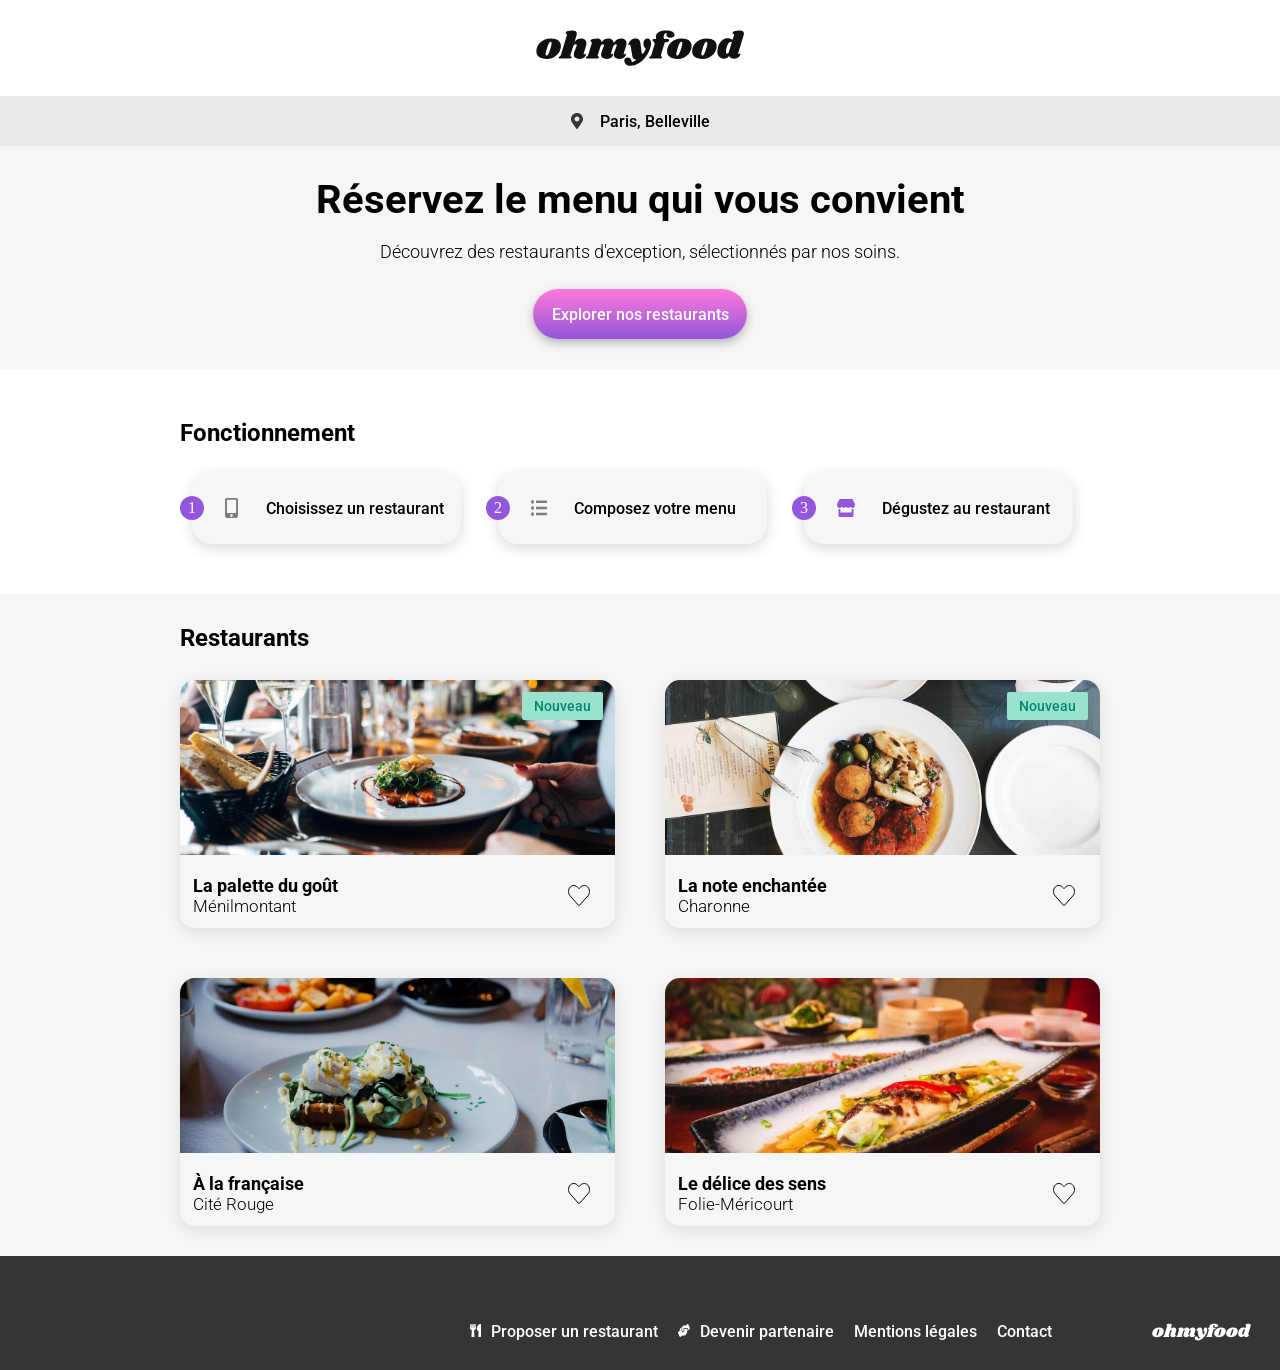
<file: index.html>
<!DOCTYPE html>
<html lang="fr">
    <head>
        <meta charset="UTF-8">
        <meta name="viewport" content="width=device-width, initial-scale=1.0">
        <title>OhMyFood! - Accueil</title>
        <link rel="preconnect" href="https://fonts.googleapis.com">
        <link rel="preconnect" href="https://fonts.gstatic.com" crossorigin>
        <link href="https://fonts.googleapis.com/css2?family=Roboto:ital,wght@0,100..900;1,100..900&family=Shrikhand&display=swap" rel="stylesheet">
        <link rel="stylesheet" href="assets/style.css">
    </head>
                
    <body>

        <div class="loader">
            <div class="loader__spinner">
                <div class="loader__circle loader__circle--1"></div>
                <div class="loader__circle loader__circle--2"></div>
                <div class="loader__circle loader__circle--3"></div>
                <div class="loader__circle loader__circle--4"></div>
            </div>
        </div>

    <header class="header">
        <img class="header__logo" src="assets/images/logo/ohmyfood@2x.svg" alt="Logo du site OhMyFood">
    </header>

    <main>
        <div class="location">
            <img src="assets/images/icones/localisation.svg" alt="Icones de localisation">
            <p class="location__text">Paris, Belleville</p>
        </div>

        <section class="explore-restaurants">
            <h1 class="explore-restaurants__title">Réservez le menu qui vous convient</h1>
            <p class="explore-restaurants__text">Découvrez des restaurants d'exception, sélectionnés par nos soins.</p>
            <button class="btn">Explorer nos restaurants</button>
        </section>

        <section class="operations">
            <h2 class="operations__title">Fonctionnement</h2>
            <div class="operations__container">
                <div class="operations__step">
                    <div class="operations__number">1</div>
                    <img class="operations__icone" src="assets/images/icones/mobile-screen-button.svg" alt="icones de téléphone">
                    <h3 class="operations__step-title">Choisissez un restaurant</h3>
                </div>
                <div class="operations__step">
                    <div class="operations__number">2</div>
                    <img class="operations__icone" src="assets/images/icones/list-ul.svg" alt="icone de liste">
                    <h3 class="operations__step-title">Composez votre menu</h3>
                </div>
                <div class="operations__step">
                    <div class="operations__number">3</div>
                    <img class="operations__icone" src="assets/images/icones/store.svg" alt="icone de magasin">
                    <h3 class="operations__step-title">Dégustez au restaurant</h3>
                </div>
            </div>
        </section>

        <section class="selection-restaurants">
            <h2 class="selection-restaurants__title">Restaurants</h2>
            <div class="selection-restaurants__list">

                <a class="card" href="restaurants/la-palette-du-gout.html">
                    <div class="card__img-wrapper">
                        <img class="card__img" src="assets/images/restaurants/la-palette-du-gout.jpg" alt="image montrant le restaurant la palette du gout">
                        <span class="card__badge">Nouveau</span>
                    </div>
                    <div class="card__content">
                        <div class="card__text">
                            <h3 class="card__title">La palette du goût</h3>
                            <p class="card__place">Ménilmontant</p>
                        </div>
                        <div class="card__heart"></div>
                    </div>
                </a>

                <a class="card" href="restaurants/la-note-enchantee.html">
                    <div class="card__img-wrapper">
                        <img class="card__img" src="assets/images/restaurants/la-note-enchantee.jpg" alt="image montrant le restaurant la note enchantée">
                        <span class="card__badge">Nouveau</span>
                    </div>
                    <div class="card__content">
                        <div class="card__text">
                            <h3 class="card__title">La note enchantée</h3>
                            <p class="card__place">Charonne</p>
                        </div>
                        <div class="card__heart"></div>
                    </div>
                </a>

                <a class="card" href="restaurants/a-la-francaise.html">
                    <div class="card__img-wrapper">
                        <img class="card__img" src="assets/images/restaurants/a-la-francaise.jpg" alt="image montrant le restaurant A la française">
                    </div>
                    <div class="card__content">
                        <div class="card__text">
                            <h3 class="card__title">À la française</h3>
                            <p class="card__place">Cité Rouge</p>
                        </div>
                        <div class="card__heart"></div>
                    </div>
                </a>

                <a class="card" href="restaurants/le-delice-des-sens.html">
                    <div class="card__img-wrapper">
                        <img class="card__img" src="assets/images/restaurants/le-delice-des-sens.jpg" alt="image montrant le restaurant le delice des sens">
                    </div>
                    <div class="card__content">
                        <div class="card__text">
                            <h3 class="card__title">Le délice des sens</h3>
                            <p class="card__place">Folie-Méricourt</p>
                        </div>
                        <div class="card__heart"></div>
                    </div>
                </a>

            </div>
        </section>
    </main>

    <footer class="footer">
            <h2 class="footer__title">ohmyfood</h2>
            <ul class="footer__list">
                <li>
                    <a href="#" class="footer__link"><img class="footer__img" src="assets/images/icones/fork-knife.svg" alt="image de couvert">Proposer un restaurant</a>
                </li>
                <li>
                    <a href="#" class="footer__link"><img class="footer__img" src="assets/images/icones/hands.svg" alt="image d'une poignée de main">Devenir partenaire</a>
                </li>
                <li>
                    <a href="#" class="footer__link">Mentions légales</a>
                </li>
                <li>
                    <a href="mailto:contact@ohmyfood.com" class="footer__link">Contact</a>
                </li>
            </ul>
    </footer>

    </body>
</html>
</file>
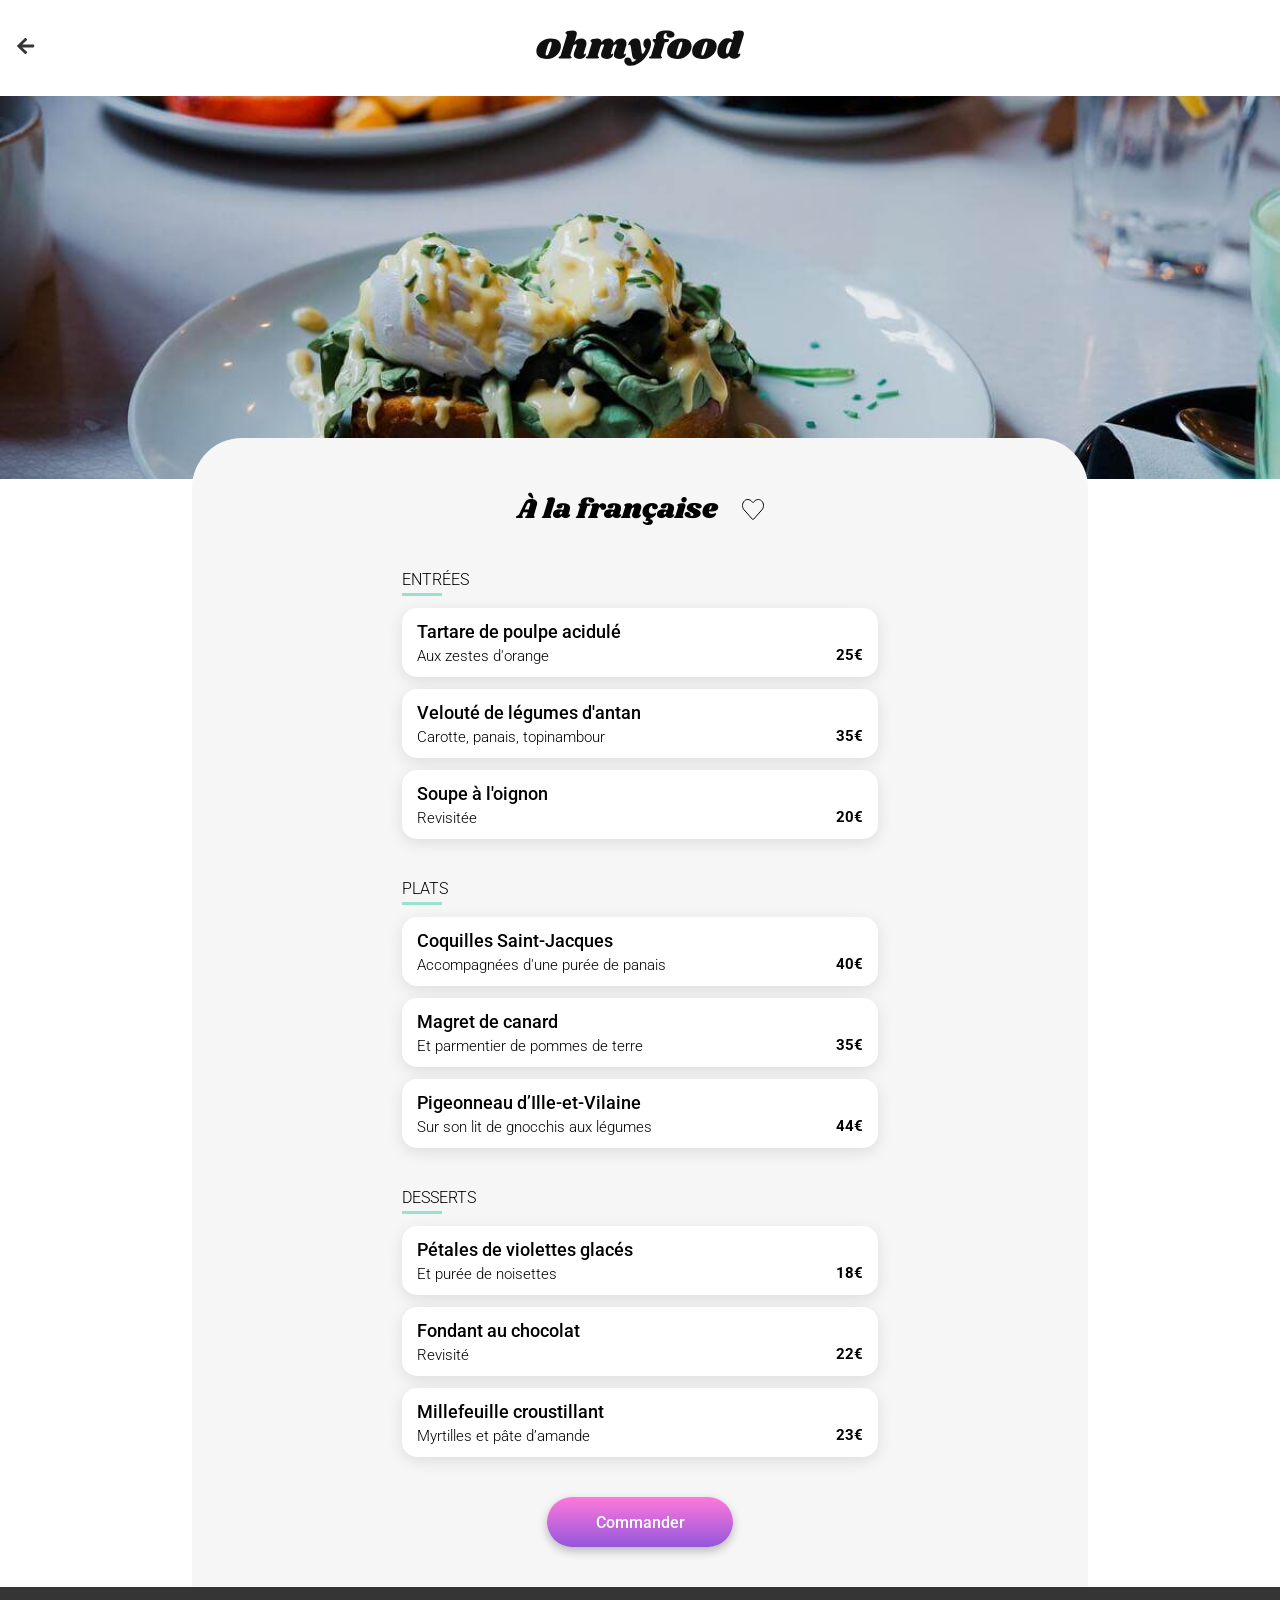
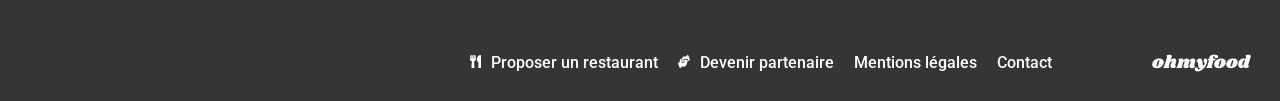
<file: restaurants/a-la-francaise.html>
<!DOCTYPE html>
<html lang="fr">
    <head>
        <meta charset="UTF-8">
        <meta name="viewport" content="width=device-width, initial-scale=1.0">
        <title>OhMyFood! - À la française</title>
        <link rel="preconnect" href="https://fonts.googleapis.com">
        <link rel="preconnect" href="https://fonts.gstatic.com" crossorigin>
        <link href="https://fonts.googleapis.com/css2?family=Roboto:ital,wght@0,100..900;1,100..900&family=Shrikhand&display=swap" rel="stylesheet">
        <link rel="stylesheet" href="../assets/style.css">
    </head>

    <body>
        
        <header class="header">
            <img class="header__logo" src="../assets/images/logo/ohmyfood@2x.svg" alt="Logo du site OhMyFood">
            <a class="header__back" href="../index.html">
                <img src="../assets/images/icones/back.svg" alt="bouton back pour revenir sur la page principale">
            </a>
        </header>

        <main>
            <div class="hero">
                <img class="hero__image" src="../assets/images/restaurants/a-la-francaise.jpg" alt="image du restaurant a la française">
            </div>

            <section class="menu">
                <div class="menu__header">
                    <h1 class="menu__title">À la française</h1>
                    <div class="menu__heart"></div>
                </div>

                    <div class="menu__section">
                        <h2 class="menu__section-title">ENTRÉES</h2>

                        <div class="dish">
                            <div class="dish__info">
                                <h3 class="dish__title">Tartare de poulpe acidulé</h3>
                                <p class="dish__description">Aux zestes d'orange</p>
                            </div>
                            <div class="dish__price">25€</div>
                            <div class="dish__check">
                                <img class="dish__check-img" src="../assets/images/icones/Check.svg" alt="icone check pour valider un plat">
                            </div>
                        </div>

                        <div class="dish">
                            <div class="dish__info">
                                <h3 class="dish__title">Velouté de légumes d'antan</h3>
                                <p class="dish__description">Carotte, panais, topinambour</p>
                            </div>
                            <div class="dish__price">35€</div>
                            <div class="dish__check">
                                <img class="dish__check-img" src="../assets/images/icones/Check.svg" alt="icone check pour valider un plat">
                            </div>
                        </div>

                        <div class="dish">
                            <div class="dish__info">
                                <h3 class="dish__title">Soupe à l'oignon</h3>
                                <p class="dish__description">Revisitée</p>
                            </div>
                            <div class="dish__price">20€</div>
                            <div class="dish__check">
                                <img class="dish__check-img" src="../assets/images/icones/Check.svg" alt="icone check pour valider un plat">
                            </div>
                        </div>
                    </div>

                    <div class="menu__section">
                        <h2 class="menu__section-title">PLATS</h2>

                        <div class="dish">
                            <div class="dish__info">
                                <h3 class="dish__title">Coquilles Saint-Jacques</h3>
                                <p class="dish__description">Accompagnées d'une purée de panais</p>
                            </div>
                            <div class="dish__price">40€</div>
                            <div class="dish__check">
                                <img class="dish__check-img" src="../assets/images/icones/Check.svg" alt="icone check pour valider un plat">
                            </div>
                        </div>

                        <div class="dish">
                            <div class="dish__info">
                                <h3 class="dish__title">Magret de canard</h3>
                                <p class="dish__description">Et parmentier de pommes de terre</p>
                            </div>
                            <div class="dish__price">35€</div>
                            <div class="dish__check">
                                <img class="dish__check-img" src="../assets/images/icones/Check.svg" alt="icone check pour valider un plat">
                            </div>
                        </div>

                        <div class="dish">
                            <div class="dish__info">
                                <h3 class="dish__title">Pigeonneau d’Ille-et-Vilaine</h3>
                                <p class="dish__description">Sur son lit de gnocchis aux légumes</p>
                            </div>
                            <div class="dish__price">44€</div>
                            <div class="dish__check">
                                <img class="dish__check-img" src="../assets/images/icones/Check.svg" alt="icone check pour valider un plat">
                            </div>
                        </div>
                    </div>

                    <div class="menu__section">
                        <h2 class="menu__section-title">DESSERTS</h2>

                        <div class="dish">
                            <div class="dish__info">
                                <h3 class="dish__title">Pétales de violettes glacés</h3>
                                <p class="dish__description">Et purée de noisettes</p>
                            </div>
                            <div class="dish__price">18€</div>
                            <div class="dish__check">
                                <img class="dish__check-img" src="../assets/images/icones/Check.svg" alt="icone check pour valider un plat">
                            </div>
                        </div>

                        <div class="dish">
                            <div class="dish__info">
                                <h3 class="dish__title">Fondant au chocolat</h3>
                                <p class="dish__description">Revisité</p>
                            </div>
                            <div class="dish__price">22€</div>
                            <div class="dish__check">
                                <img class="dish__check-img" src="../assets/images/icones/Check.svg" alt="icone check pour valider un plat">
                            </div>
                        </div>

                        <div class="dish">
                            <div class="dish__info">
                                <h3 class="dish__title">Millefeuille croustillant</h3>
                                <p class="dish__description">Myrtilles et pâte d’amande</p>
                            </div>
                            <div class="dish__price">23€</div>
                            <div class="dish__check">
                                <img class="dish__check-img" src="../assets/images/icones/Check.svg" alt="icone check pour valider un plat">
                            </div>
                        </div>
                    </div>

                    <div class="menu__order">
                        <button class="btn btn--order">Commander</button>
                    </div>
            </section>
        </main>

        <footer class="footer">
            <h2 class="footer__title">ohmyfood</h2>
            <ul class="footer__list">
                <li>
                    <a href="#" class="footer__link"><img class="footer__img" src="../assets/images/icones/fork-knife.svg" alt="image de couvert">Proposer un restaurant</a>
                </li>
                <li>
                    <a href="#" class="footer__link"><img class="footer__img" src="../assets/images/icones/hands.svg" alt="image d'une poignée de main">Devenir partenaire</a>
                </li>
                <li>
                    <a href="#" class="footer__link">Mentions légales</a>
                </li>
                <li>
                    <a href="mailto:contact@ohmyfood.com" class="footer__link">Contact</a>
                </li>
            </ul>
        </footer>

    </body>
</html>
</file>
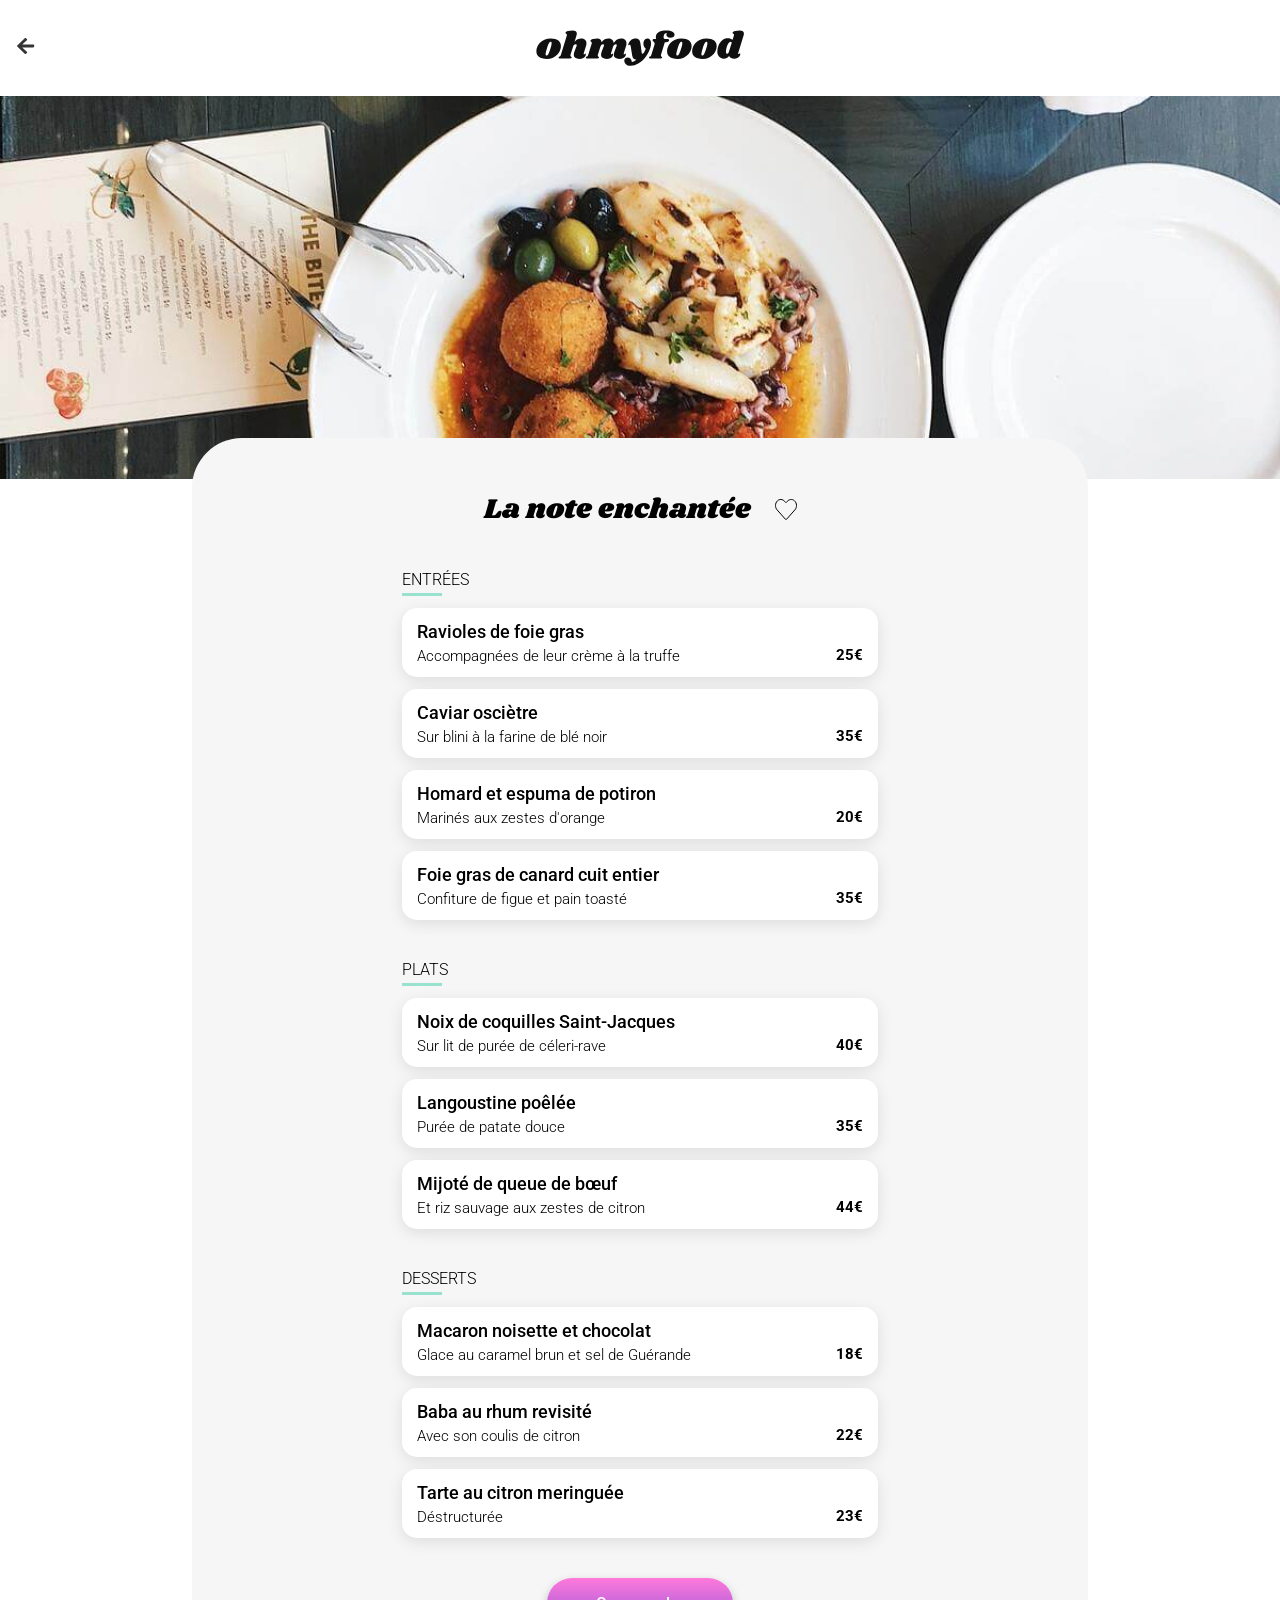
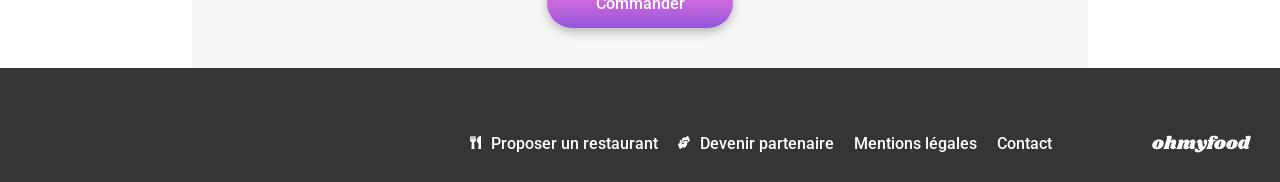
<file: restaurants/la-note-enchantee.html>
<!DOCTYPE html>
<html lang="fr">
    <head>
        <meta charset="UTF-8">
        <meta name="viewport" content="width=device-width, initial-scale=1.0">
        <title>OhMyFood! - La note enchantée</title>
        <link rel="preconnect" href="https://fonts.googleapis.com">
        <link rel="preconnect" href="https://fonts.gstatic.com" crossorigin>
        <link href="https://fonts.googleapis.com/css2?family=Roboto:ital,wght@0,100..900;1,100..900&family=Shrikhand&display=swap" rel="stylesheet">
        <link rel="stylesheet" href="../assets/style.css">
    </head>

    <body>
        
        <header class="header">
            <img class="header__logo" src="../assets/images/logo/ohmyfood@2x.svg" alt="Logo du site OhMyFood">
            <a class="header__back" href="../index.html">
                <img src="../assets/images/icones/back.svg" alt="bouton back pour revenir sur la page principale">
            </a>
        </header>

        <main>
            <div class="hero">
                <img class="hero__image" src="../assets/images/restaurants/la-note-enchantee.jpg" alt="image du restaurant la note enchantée">
            </div>

            <section class="menu">
                <div class="menu__header">
                    <h1 class="menu__title">La note enchantée</h1>
                    <div class="menu__heart"></div>
                </div>

                    <div class="menu__section">
                        <h2 class="menu__section-title">ENTRÉES</h2>

                        <div class="dish">
                            <div class="dish__info">
                                <h3 class="dish__title">Ravioles de foie gras</h3>
                                <p class="dish__description">Accompagnées de leur crème à la truffe</p>
                            </div>
                            <div class="dish__price">25€</div>
                            <div class="dish__check">
                                <img class="dish__check-img" src="../assets/images/icones/Check.svg" alt="icone check pour valider un plat">
                            </div>
                        </div>

                        <div class="dish">
                            <div class="dish__info">
                                <h3 class="dish__title">Caviar osciètre</h3>
                                <p class="dish__description">Sur blini à la farine de blé noir</p>
                            </div>
                            <div class="dish__price">35€</div>
                            <div class="dish__check">
                                <img class="dish__check-img" src="../assets/images/icones/Check.svg" alt="icone check pour valider un plat">
                            </div>
                        </div>

                        <div class="dish">
                            <div class="dish__info">
                                <h3 class="dish__title">Homard et espuma de potiron</h3>
                                <p class="dish__description">Marinés aux zestes d'orange</p>
                            </div>
                            <div class="dish__price">20€</div>
                            <div class="dish__check">
                                <img class="dish__check-img" src="../assets/images/icones/Check.svg" alt="icone check pour valider un plat">
                            </div>
                        </div>

                        <div class="dish">
                            <div class="dish__info">
                                <h3 class="dish__title">Foie gras de canard cuit entier</h3>
                                <p class="dish__description">Confiture de figue et pain toasté</p>
                            </div>
                            <div class="dish__price">35€</div>
                            <div class="dish__check">
                                <img class="dish__check-img" src="../assets/images/icones/Check.svg" alt="icone check pour valider un plat">
                            </div>
                        </div>
                    </div>

                    <div class="menu__section">
                        <h2 class="menu__section-title">PLATS</h2>

                        <div class="dish">
                            <div class="dish__info">
                                <h3 class="dish__title">Noix de coquilles Saint-Jacques</h3>
                                <p class="dish__description">Sur lit de purée de céleri-rave</p>
                            </div>
                            <div class="dish__price">40€</div>
                            <div class="dish__check">
                                <img class="dish__check-img" src="../assets/images/icones/Check.svg" alt="icone check pour valider un plat">
                            </div>
                        </div>

                        <div class="dish">
                            <div class="dish__info">
                                <h3 class="dish__title">Langoustine poêlée</h3>
                                <p class="dish__description">Purée de patate douce</p>
                            </div>
                            <div class="dish__price">35€</div>
                            <div class="dish__check">
                                <img class="dish__check-img" src="../assets/images/icones/Check.svg" alt="icone check pour valider un plat">
                            </div>
                        </div>

                        <div class="dish">
                            <div class="dish__info">
                                <h3 class="dish__title">Mijoté de queue de bœuf</h3>
                                <p class="dish__description">Et riz sauvage aux zestes de citron</p>
                            </div>
                            <div class="dish__price">44€</div>
                            <div class="dish__check">
                                <img class="dish__check-img" src="../assets/images/icones/Check.svg" alt="icone check pour valider un plat">
                            </div>
                        </div>
                    </div>

                    <div class="menu__section">
                        <h2 class="menu__section-title">DESSERTS</h2>

                        <div class="dish">
                            <div class="dish__info">
                                <h3 class="dish__title">Macaron noisette et chocolat</h3>
                                <p class="dish__description">Glace au caramel brun et sel de Guérande</p>
                            </div>
                            <div class="dish__price">18€</div>
                            <div class="dish__check">
                                <img class="dish__check-img" src="../assets/images/icones/Check.svg" alt="icone check pour valider un plat">
                            </div>
                        </div>

                        <div class="dish">
                            <div class="dish__info">
                                <h3 class="dish__title">Baba au rhum revisité</h3>
                                <p class="dish__description">Avec son coulis de citron</p>
                            </div>
                            <div class="dish__price">22€</div>
                            <div class="dish__check">
                                <img class="dish__check-img" src="../assets/images/icones/Check.svg" alt="icone check pour valider un plat">
                            </div>
                        </div>

                        <div class="dish">
                            <div class="dish__info">
                                <h3 class="dish__title">Tarte au citron meringuée</h3>
                                <p class="dish__description">Déstructurée</p>
                            </div>
                            <div class="dish__price">23€</div>
                            <div class="dish__check">
                                <img class="dish__check-img" src="../assets/images/icones/Check.svg" alt="icone check pour valider un plat">
                            </div>
                        </div>
                    </div>

                    <div class="menu__order">
                        <button class="btn btn--order">Commander</button>
                    </div>
            </section>
        </main>

        <footer class="footer">
            <h2 class="footer__title">ohmyfood</h2>
            <ul class="footer__list">
                <li>
                    <a href="#" class="footer__link"><img class="footer__img" src="../assets/images/icones/fork-knife.svg" alt="image de couvert">Proposer un restaurant</a>
                </li>
                <li>
                    <a href="#" class="footer__link"><img class="footer__img" src="../assets/images/icones/hands.svg" alt="image d'une poignée de main">Devenir partenaire</a>
                </li>
                <li>
                    <a href="#" class="footer__link">Mentions légales</a>
                </li>
                <li>
                    <a href="mailto:contact@ohmyfood.com" class="footer__link">Contact</a>
                </li>
            </ul>
        </footer>

    </body>
</html>
</file>
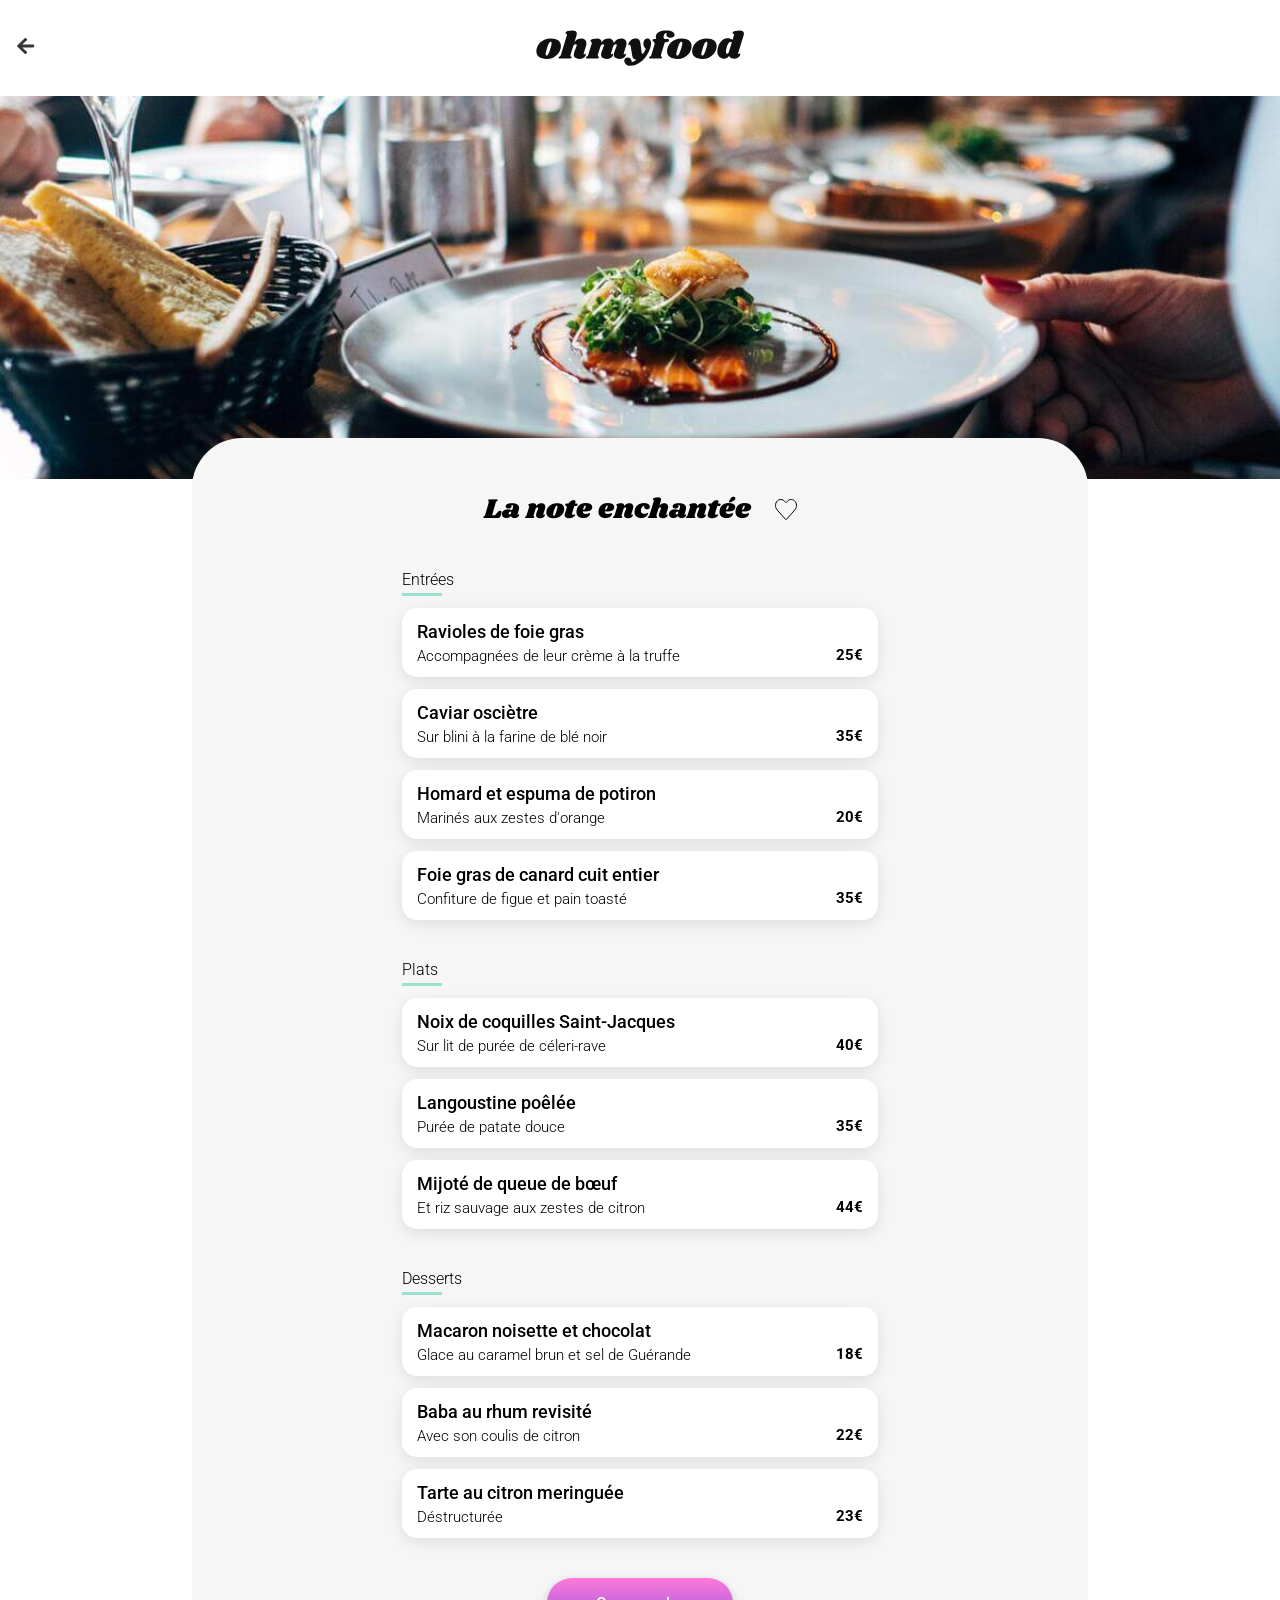
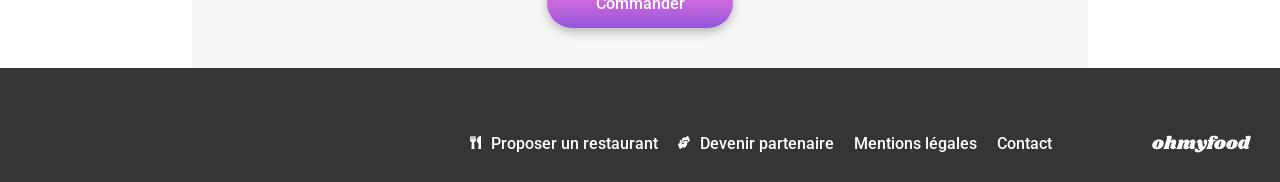
<file: restaurants/la-note-enchantée.html>
<!DOCTYPE html>
<html lang="fr">
    <head>
        <meta charset="UTF-8">
        <meta name="viewport" content="width=device-width, initial-scale=1.0">
        <title>OhMyFood! - La note enchantée</title>
        <link rel="preconnect" href="https://fonts.googleapis.com">
        <link rel="preconnect" href="https://fonts.gstatic.com" crossorigin>
        <link href="https://fonts.googleapis.com/css2?family=Roboto:ital,wght@0,100..900;1,100..900&family=Shrikhand&display=swap" rel="stylesheet">
        <link rel="stylesheet" href="../assets/style.css">
    </head>

    <body>
        
        <header class="header">
            <img class="header__logo" src="../assets/images/logo/ohmyfood@2x.svg" alt="Logo du site OhMyFood">
            <a class="header__back" href="../index.html">
                <img src="../assets/images/icones/back.svg" alt="bouton back pour revenir sur la page principale">
            </a>
        </header>

        <main>
            <div class="hero">
                <img class="hero__image" src="../assets/images/restaurants/la-palette-du-gout.jpg" alt="image du restaurant la pallette du gout">
            </div>

            <section class="menu">
                <div class="menu__header">
                    <h1 class="menu__title">La note enchantée</h1>
                    <div class="menu__heart"></div>
                </div>

                    <div class="menu__section">
                        <h2 class="menu__section-title">Entrées</h2>

                        <div class="dish">
                            <div class="dish__info">
                                <h3 class="dish__title">Ravioles de foie gras</h3>
                                <p class="dish__description">Accompagnées de leur crème à la truffe</p>
                            </div>
                            <div class="dish__price">25€</div>
                            <div class="dish__check">
                                <img class="dish__check-img" src="../assets/images/icones/Check.svg" alt="icone check pour valider un plat">
                            </div>
                        </div>

                        <div class="dish">
                            <div class="dish__info">
                                <h3 class="dish__title">Caviar osciètre</h3>
                                <p class="dish__description">Sur blini à la farine de blé noir</p>
                            </div>
                            <div class="dish__price">35€</div>
                            <div class="dish__check">
                                <img class="dish__check-img" src="../assets/images/icones/Check.svg" alt="icone check pour valider un plat">
                            </div>
                        </div>

                        <div class="dish">
                            <div class="dish__info">
                                <h3 class="dish__title">Homard et espuma de potiron</h3>
                                <p class="dish__description">Marinés aux zestes d'orange</p>
                            </div>
                            <div class="dish__price">20€</div>
                            <div class="dish__check">
                                <img class="dish__check-img" src="../assets/images/icones/Check.svg" alt="icone check pour valider un plat">
                            </div>
                        </div>

                        <div class="dish">
                            <div class="dish__info">
                                <h3 class="dish__title">Foie gras de canard cuit entier</h3>
                                <p class="dish__description">Confiture de figue et pain toasté</p>
                            </div>
                            <div class="dish__price">35€</div>
                            <div class="dish__check">
                                <img class="dish__check-img" src="../assets/images/icones/Check.svg" alt="icone check pour valider un plat">
                            </div>
                        </div>
                    </div>

                    <div class="menu__section">
                        <h2 class="menu__section-title">Plats</h2>

                        <div class="dish">
                            <div class="dish__info">
                                <h3 class="dish__title">Noix de coquilles Saint-Jacques</h3>
                                <p class="dish__description">Sur lit de purée de céleri-rave</p>
                            </div>
                            <div class="dish__price">40€</div>
                            <div class="dish__check">
                                <img class="dish__check-img" src="../assets/images/icones/Check.svg" alt="icone check pour valider un plat">
                            </div>
                        </div>

                        <div class="dish">
                            <div class="dish__info">
                                <h3 class="dish__title">Langoustine poêlée</h3>
                                <p class="dish__description">Purée de patate douce</p>
                            </div>
                            <div class="dish__price">35€</div>
                            <div class="dish__check">
                                <img class="dish__check-img" src="../assets/images/icones/Check.svg" alt="icone check pour valider un plat">
                            </div>
                        </div>

                        <div class="dish">
                            <div class="dish__info">
                                <h3 class="dish__title">Mijoté de queue de bœuf</h3>
                                <p class="dish__description">Et riz sauvage aux zestes de citron</p>
                            </div>
                            <div class="dish__price">44€</div>
                            <div class="dish__check">
                                <img class="dish__check-img" src="../assets/images/icones/Check.svg" alt="icone check pour valider un plat">
                            </div>
                        </div>
                    </div>

                    <div class="menu__section">
                        <h2 class="menu__section-title">Desserts</h2>

                        <div class="dish">
                            <div class="dish__info">
                                <h3 class="dish__title">Macaron noisette et chocolat</h3>
                                <p class="dish__description">Glace au caramel brun et sel de Guérande</p>
                            </div>
                            <div class="dish__price">18€</div>
                            <div class="dish__check">
                                <img class="dish__check-img" src="../assets/images/icones/Check.svg" alt="icone check pour valider un plat">
                            </div>
                        </div>

                        <div class="dish">
                            <div class="dish__info">
                                <h3 class="dish__title">Baba au rhum revisité</h3>
                                <p class="dish__description">Avec son coulis de citron</p>
                            </div>
                            <div class="dish__price">22€</div>
                            <div class="dish__check">
                                <img class="dish__check-img" src="../assets/images/icones/Check.svg" alt="icone check pour valider un plat">
                            </div>
                        </div>

                        <div class="dish">
                            <div class="dish__info">
                                <h3 class="dish__title">Tarte au citron meringuée</h3>
                                <p class="dish__description">Déstructurée</p>
                            </div>
                            <div class="dish__price">23€</div>
                            <div class="dish__check">
                                <img class="dish__check-img" src="../assets/images/icones/Check.svg" alt="icone check pour valider un plat">
                            </div>
                        </div>
                    </div>

                    <div class="menu__order">
                        <button class="btn btn--order">Commander</button>
                    </div>
            </section>
        </main>

        <footer class="footer">
            <h2 class="footer__title">ohmyfood</h2>
            <ul class="footer__list">
                <li>
                    <a href="#" class="footer__link"><img class="footer__img" src="../assets/images/icones/fork-knife.svg" alt="image de couvert">Proposer un restaurant</a>
                </li>
                <li>
                    <a href="#" class="footer__link"><img class="footer__img" src="../assets/images/icones/hands.svg" alt="image d'une poignée de main">Devenir partenaire</a>
                </li>
                <li>
                    <a href="#" class="footer__link">Mentions légales</a>
                </li>
                <li>
                    <a href="mailto:contact@ohmyfood.com" class="footer__link">Contact</a>
                </li>
            </ul>
        </footer>

    </body>
</html>
</file>
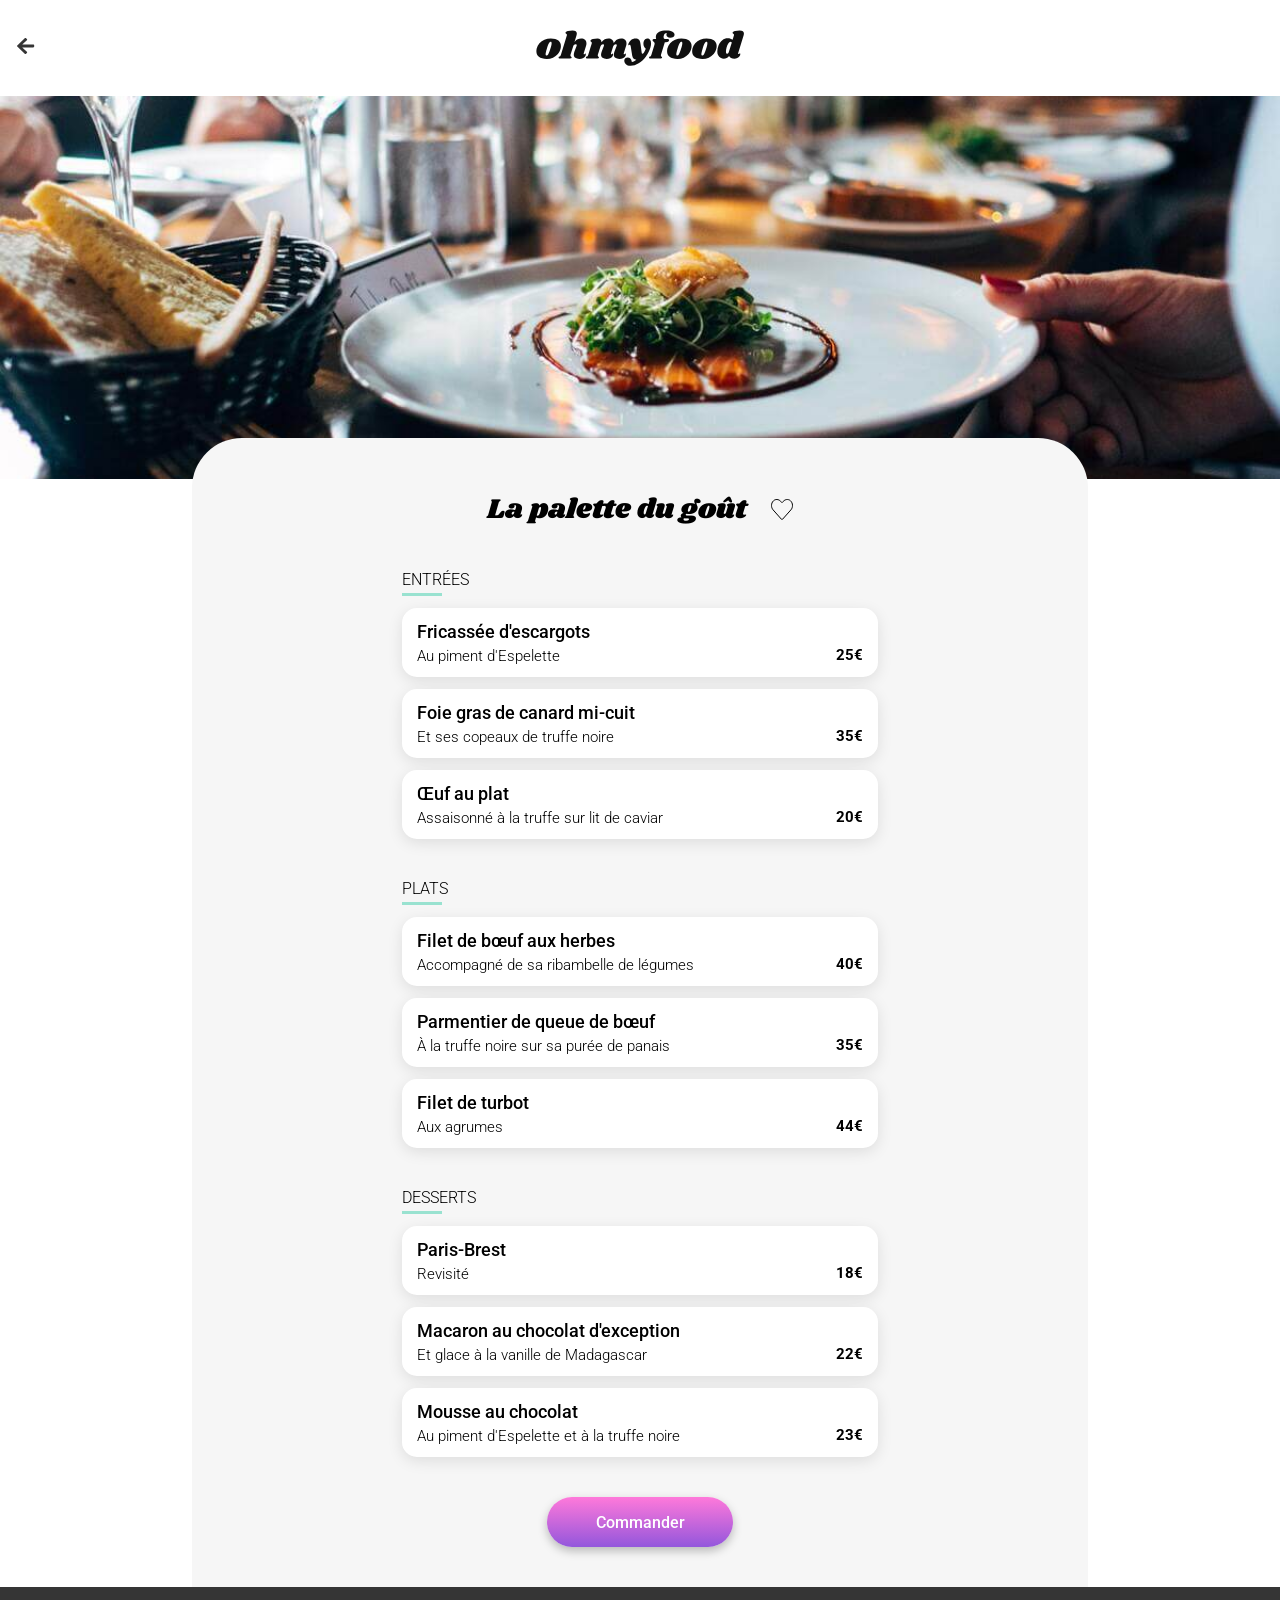
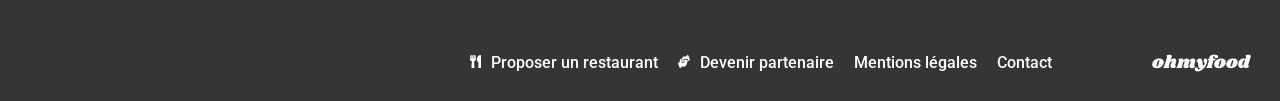
<file: restaurants/la-palette-du-gout.html>
<!DOCTYPE html>
<html lang="fr">
    <head>
        <meta charset="UTF-8">
        <meta name="viewport" content="width=device-width, initial-scale=1.0">
        <title>OhMyFood! - La palette du goût</title>
        <link rel="preconnect" href="https://fonts.googleapis.com">
        <link rel="preconnect" href="https://fonts.gstatic.com" crossorigin>
        <link href="https://fonts.googleapis.com/css2?family=Roboto:ital,wght@0,100..900;1,100..900&family=Shrikhand&display=swap" rel="stylesheet">
        <link rel="stylesheet" href="../assets/style.css">
    </head>

    <body>
        
        <header class="header">
            <img class="header__logo" src="../assets/images/logo/ohmyfood@2x.svg" alt="Logo du site OhMyFood">
            <a class="header__back" href="../index.html">
                <img src="../assets/images/icones/back.svg" alt="bouton back pour revenir sur la page principale">
            </a>
        </header>

        <main>
            <div class="hero">
                <img class="hero__image" src="../assets/images/restaurants/la-palette-du-gout.jpg" alt="image du restaurant la pallette du gout">
            </div>

            <section class="menu">
                <div class="menu__header">
                    <h1 class="menu__title">La palette du goût</h1>
                    <div class="menu__heart"></div>
                </div>

                    <div class="menu__section">
                        <h2 class="menu__section-title">ENTRÉES</h2>

                        <div class="dish">
                            <div class="dish__info">
                                <h3 class="dish__title">Fricassée d'escargots</h3>
                                <p class="dish__description">Au piment d'Espelette</p>
                            </div>
                            <div class="dish__price">25€</div>
                            <div class="dish__check">
                                <img class="dish__check-img" src="../assets/images/icones/Check.svg" alt="icone check pour valider un plat">
                            </div>
                        </div>

                        <div class="dish">
                            <div class="dish__info">
                                <h3 class="dish__title">Foie gras de canard mi-cuit</h3>
                                <p class="dish__description">Et ses copeaux de truffe noire</p>
                            </div>
                            <div class="dish__price">35€</div>
                            <div class="dish__check">
                                <img class="dish__check-img" src="../assets/images/icones/Check.svg" alt="icone check pour valider un plat">
                            </div>
                        </div>

                        <div class="dish">
                            <div class="dish__info">
                                <h3 class="dish__title">Œuf au plat</h3>
                                <p class="dish__description">Assaisonné à la truffe sur lit de caviar</p>
                            </div>
                            <div class="dish__price">20€</div>
                            <div class="dish__check">
                                <img class="dish__check-img" src="../assets/images/icones/Check.svg" alt="icone check pour valider un plat">
                            </div>
                        </div>
                    </div>

                    <div class="menu__section">
                        <h2 class="menu__section-title">PLATS</h2>

                        <div class="dish">
                            <div class="dish__info">
                                <h3 class="dish__title">Filet de bœuf aux herbes</h3>
                                <p class="dish__description">Accompagné de sa ribambelle de légumes</p>
                            </div>
                            <div class="dish__price">40€</div>
                            <div class="dish__check">
                                <img class="dish__check-img" src="../assets/images/icones/Check.svg" alt="icone check pour valider un plat">
                            </div>
                        </div>

                        <div class="dish">
                            <div class="dish__info">
                                <h3 class="dish__title">Parmentier de queue de bœuf</h3>
                                <p class="dish__description">À la truffe noire sur sa purée de panais</p>
                            </div>
                            <div class="dish__price">35€</div>
                            <div class="dish__check">
                                <img class="dish__check-img" src="../assets/images/icones/Check.svg" alt="icone check pour valider un plat">
                            </div>
                        </div>

                        <div class="dish">
                            <div class="dish__info">
                                <h3 class="dish__title">Filet de turbot</h3>
                                <p class="dish__description">Aux agrumes</p>
                            </div>
                            <div class="dish__price">44€</div>
                            <div class="dish__check">
                                <img class="dish__check-img" src="../assets/images/icones/Check.svg" alt="icone check pour valider un plat">
                            </div>
                        </div>
                    </div>

                    <div class="menu__section">
                        <h2 class="menu__section-title">DESSERTS</h2>

                        <div class="dish">
                            <div class="dish__info">
                                <h3 class="dish__title">Paris-Brest</h3>
                                <p class="dish__description">Revisité</p>
                            </div>
                            <div class="dish__price">18€</div>
                            <div class="dish__check">
                                <img class="dish__check-img" src="../assets/images/icones/Check.svg" alt="icone check pour valider un plat">
                            </div>
                        </div>

                        <div class="dish">
                            <div class="dish__info">
                                <h3 class="dish__title">Macaron au chocolat d'exception</h3>
                                <p class="dish__description">Et glace à la vanille de Madagascar</p>
                            </div>
                            <div class="dish__price">22€</div>
                            <div class="dish__check">
                                <img class="dish__check-img" src="../assets/images/icones/Check.svg" alt="icone check pour valider un plat">
                            </div>
                        </div>

                        <div class="dish">
                            <div class="dish__info">
                                <h3 class="dish__title">Mousse au chocolat</h3>
                                <p class="dish__description">Au piment d'Espelette et à la truffe noire</p>
                            </div>
                            <div class="dish__price">23€</div>
                            <div class="dish__check">
                                <img class="dish__check-img" src="../assets/images/icones/Check.svg" alt="icone check pour valider un plat">
                            </div>
                        </div>
                    </div>

                    <div class="menu__order">
                        <button class="btn btn--order">Commander</button>
                    </div>
            </section>
        </main>

        <footer class="footer">
            <h2 class="footer__title">ohmyfood</h2>
            <ul class="footer__list">
                <li>
                    <a href="#" class="footer__link"><img class="footer__img" src="../assets/images/icones/fork-knife.svg" alt="image de couvert">Proposer un restaurant</a>
                </li>
                <li>
                    <a href="#" class="footer__link"><img class="footer__img" src="../assets/images/icones/hands.svg" alt="image d'une poignée de main">Devenir partenaire</a>
                </li>
                <li>
                    <a href="#" class="footer__link">Mentions légales</a>
                </li>
                <li>
                    <a href="mailto:contact@ohmyfood.com" class="footer__link">Contact</a>
                </li>
            </ul>
        </footer>

    </body>
</html>
</file>
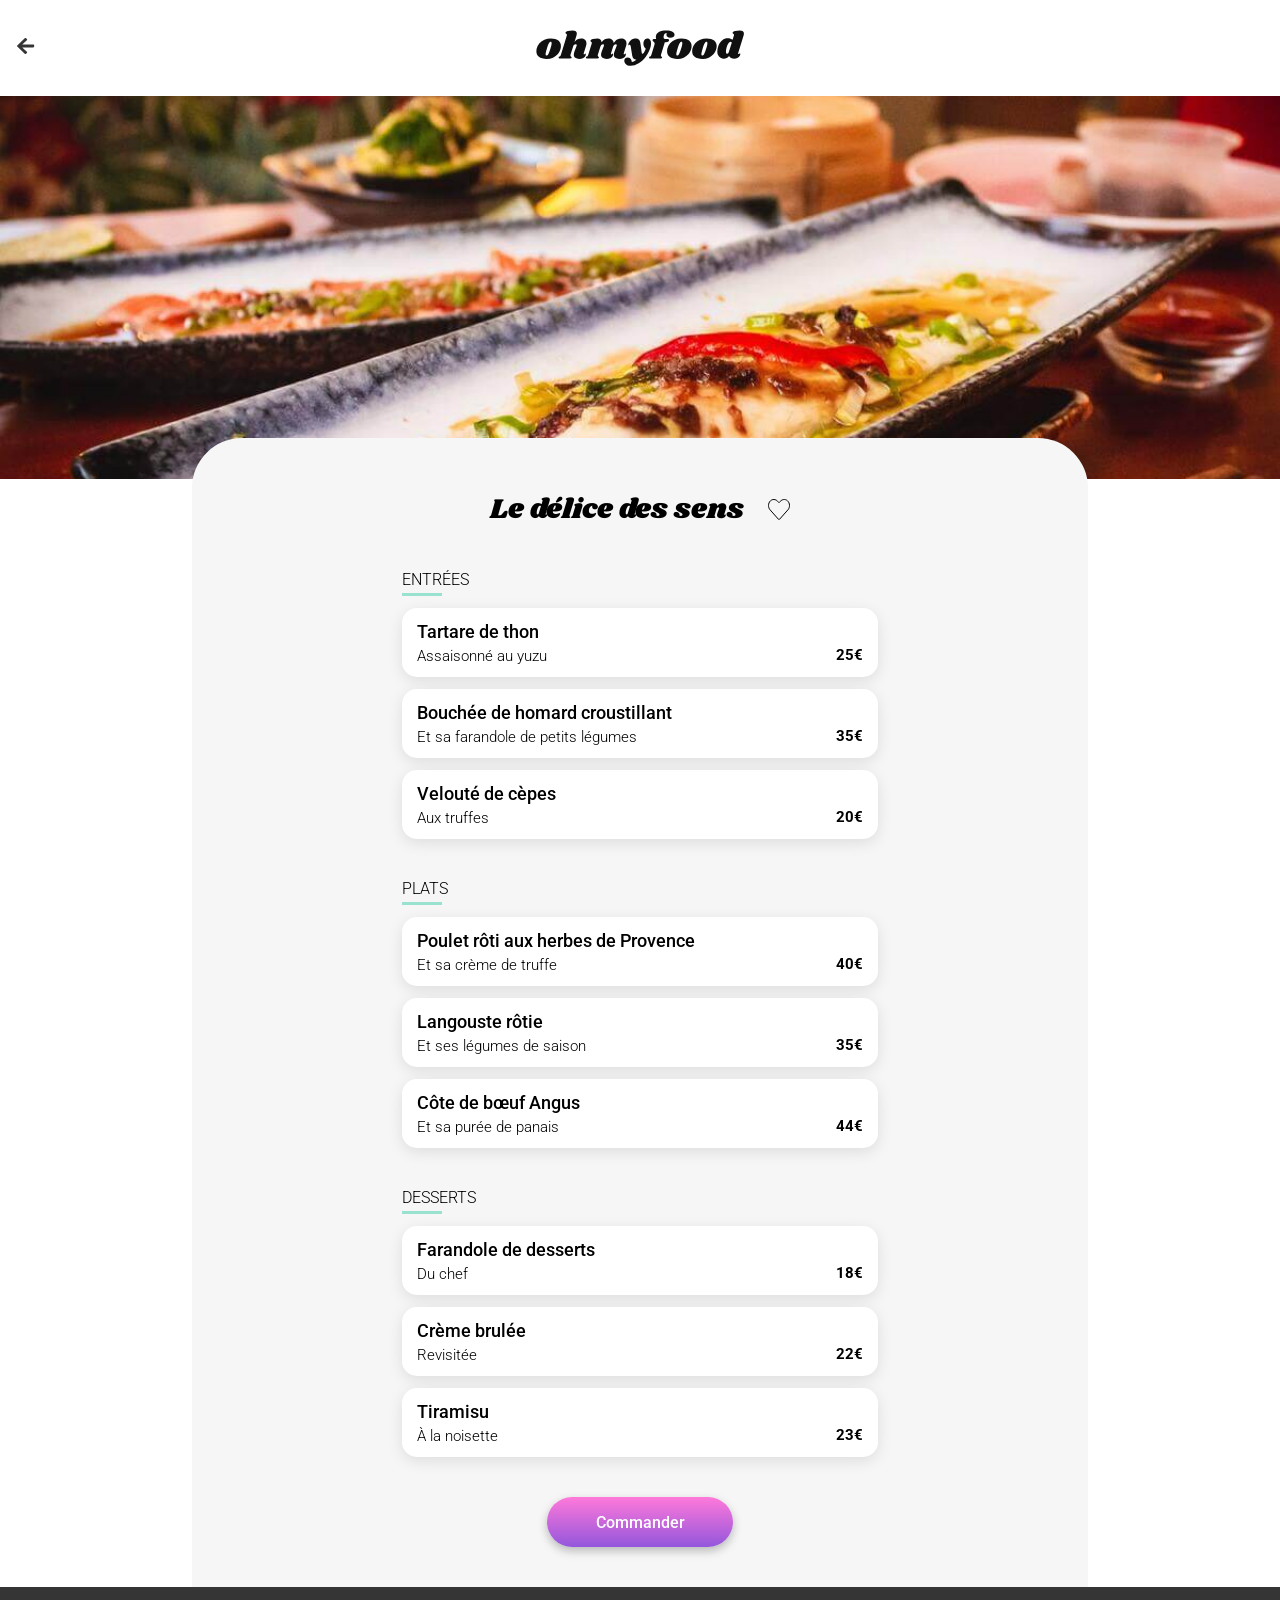
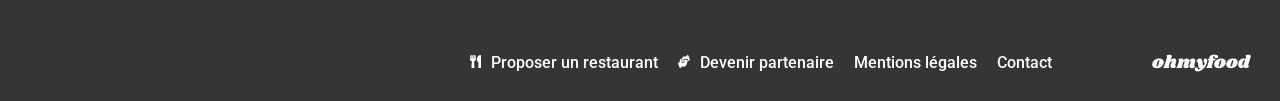
<file: restaurants/le-delice-des-sens.html>
<!DOCTYPE html>
<html lang="fr">
    <head>
        <meta charset="UTF-8">
        <meta name="viewport" content="width=device-width, initial-scale=1.0">
        <title>OhMyFood! - Le délice des sens</title>
        <link rel="preconnect" href="https://fonts.googleapis.com">
        <link rel="preconnect" href="https://fonts.gstatic.com" crossorigin>
        <link href="https://fonts.googleapis.com/css2?family=Roboto:ital,wght@0,100..900;1,100..900&family=Shrikhand&display=swap" rel="stylesheet">
        <link rel="stylesheet" href="../assets/style.css">
    </head>

    <body>
        
        <header class="header">
            <img class="header__logo" src="../assets/images/logo/ohmyfood@2x.svg" alt="Logo du site OhMyFood">
            <a class="header__back" href="../index.html">
                <img src="../assets/images/icones/back.svg" alt="bouton back pour revenir sur la page principale">
            </a>
        </header>

        <main>
            <div class="hero">
                <img class="hero__image" src="../assets/images/restaurants/le-delice-des-sens.jpg" alt="image du restaurant le delice des sens">
            </div>

            <section class="menu">
                <div class="menu__header">
                    <h1 class="menu__title">Le délice des sens</h1>
                    <div class="menu__heart"></div>
                </div>

                    <div class="menu__section">
                        <h2 class="menu__section-title">ENTRÉES</h2>

                        <div class="dish">
                            <div class="dish__info">
                                <h3 class="dish__title">Tartare de thon</h3>
                                <p class="dish__description">Assaisonné au yuzu</p>
                            </div>
                            <div class="dish__price">25€</div>
                            <div class="dish__check">
                                <img class="dish__check-img" src="../assets/images/icones/Check.svg" alt="icone check pour valider un plat">
                            </div>
                        </div>

                        <div class="dish">
                            <div class="dish__info">
                                <h3 class="dish__title">Bouchée de homard croustillant</h3>
                                <p class="dish__description">Et sa farandole de petits légumes</p>
                            </div>
                            <div class="dish__price">35€</div>
                            <div class="dish__check">
                                <img class="dish__check-img" src="../assets/images/icones/Check.svg" alt="icone check pour valider un plat">
                            </div>
                        </div>

                        <div class="dish">
                            <div class="dish__info">
                                <h3 class="dish__title">Velouté de cèpes</h3>
                                <p class="dish__description">Aux truffes</p>
                            </div>
                            <div class="dish__price">20€</div>
                            <div class="dish__check">
                                <img class="dish__check-img" src="../assets/images/icones/Check.svg" alt="icone check pour valider un plat">
                            </div>
                        </div>
                    </div>

                    <div class="menu__section">
                        <h2 class="menu__section-title">PLATS</h2>

                        <div class="dish">
                            <div class="dish__info">
                                <h3 class="dish__title">Poulet rôti aux herbes de Provence</h3>
                                <p class="dish__description">Et sa crème de truffe</p>
                            </div>
                            <div class="dish__price">40€</div>
                            <div class="dish__check">
                                <img class="dish__check-img" src="../assets/images/icones/Check.svg" alt="icone check pour valider un plat">
                            </div>
                        </div>

                        <div class="dish">
                            <div class="dish__info">
                                <h3 class="dish__title">Langouste rôtie</h3>
                                <p class="dish__description">Et ses légumes de saison</p>
                            </div>
                            <div class="dish__price">35€</div>
                            <div class="dish__check">
                                <img class="dish__check-img" src="../assets/images/icones/Check.svg" alt="icone check pour valider un plat">
                            </div>
                        </div>

                        <div class="dish">
                            <div class="dish__info">
                                <h3 class="dish__title">Côte de bœuf Angus</h3>
                                <p class="dish__description">Et sa purée de panais</p>
                            </div>
                            <div class="dish__price">44€</div>
                            <div class="dish__check">
                                <img class="dish__check-img" src="../assets/images/icones/Check.svg" alt="icone check pour valider un plat">
                            </div>
                        </div>
                    </div>

                    <div class="menu__section">
                        <h2 class="menu__section-title">DESSERTS</h2>

                        <div class="dish">
                            <div class="dish__info">
                                <h3 class="dish__title">Farandole de desserts</h3>
                                <p class="dish__description">Du chef</p>
                            </div>
                            <div class="dish__price">18€</div>
                            <div class="dish__check">
                                <img class="dish__check-img" src="../assets/images/icones/Check.svg" alt="icone check pour valider un plat">
                            </div>
                        </div>

                        <div class="dish">
                            <div class="dish__info">
                                <h3 class="dish__title">Crème brulée</h3>
                                <p class="dish__description">Revisitée</p>
                            </div>
                            <div class="dish__price">22€</div>
                            <div class="dish__check">
                                <img class="dish__check-img" src="../assets/images/icones/Check.svg" alt="icone check pour valider un plat">
                            </div>
                        </div>

                        <div class="dish">
                            <div class="dish__info">
                                <h3 class="dish__title">Tiramisu</h3>
                                <p class="dish__description">À la noisette</p>
                            </div>
                            <div class="dish__price">23€</div>
                            <div class="dish__check">
                                <img class="dish__check-img" src="../assets/images/icones/Check.svg" alt="icone check pour valider un plat">
                            </div>
                        </div>
                    </div>

                    <div class="menu__order">
                        <button class="btn btn--order">Commander</button>
                    </div>
            </section>
        </main>

        <footer class="footer">
            <h2 class="footer__title">ohmyfood</h2>
            <ul class="footer__list">
                <li>
                    <a href="#" class="footer__link"><img class="footer__img" src="../assets/images/icones/fork-knife.svg" alt="image de couvert">Proposer un restaurant</a>
                </li>
                <li>
                    <a href="#" class="footer__link"><img class="footer__img" src="../assets/images/icones/hands.svg" alt="image d'une poignée de main">Devenir partenaire</a>
                </li>
                <li>
                    <a href="#" class="footer__link">Mentions légales</a>
                </li>
                <li>
                    <a href="mailto:contact@ohmyfood.com" class="footer__link">Contact</a>
                </li>
            </ul>
        </footer>

    </body>
</html>
</file>
<file: assets/style.css>
*, *::before, *::after {
  box-sizing: border-box;
}

body, h1, h2, h3, p {
  margin: 0;
}

ul {
  margin: 0;
  padding: 0;
  list-style: none;
}

.header {
  display: flex;
  justify-content: center;
  align-items: center;
  background-color: #FFFFFF;
  height: 63px;
  position: relative;
  z-index: 1;
  box-shadow: 0px 4px 4px 0px rgba(0, 0, 0, 0.15);
}
@media (min-width: 1024px) {
  .header {
    height: 96px;
    box-shadow: none;
  }
}
.header__logo {
  height: 36px;
}
.header__back {
  position: absolute;
  left: 17px;
}

.footer {
  background-color: #353535;
  color: #FFFFFF;
  padding: 22px 0 22px 25px;
}
@media (min-width: 1024px) {
  .footer {
    display: flex;
    align-items: center;
    height: 114px;
    padding: 67px 0 30px;
  }
}
.footer__title {
  font-family: "Shrikhand", cursive;
  font-size: 18px;
  font-weight: 400;
  padding-bottom: 16px;
}
@media (min-width: 1024px) {
  .footer__title {
    padding: 0 30px 0 100px;
    order: 2;
  }
}
.footer__list {
  display: flex;
  flex-direction: column;
  gap: 7px;
}
@media (min-width: 1024px) {
  .footer__list {
    flex-direction: row;
    margin-left: auto;
    gap: 20px;
  }
}
.footer__link {
  font-family: "Roboto", sans-serif;
  font-weight: 500;
  color: #FFFFFF;
  text-decoration: none;
}
.footer__img {
  padding-right: 10px;
}

.loader {
  display: flex;
  justify-content: center;
  align-items: center;
  position: fixed;
  width: 100%;
  height: 100%;
  animation: hide-loader 1s ease forwards 2s;
  background-color: #FFFFFF;
  z-index: 2;
}
.loader__spinner {
  position: relative;
  width: 340px;
  height: 340px;
}
.loader__circle {
  position: absolute;
  top: 50%;
  left: 50%;
  border-radius: 50%;
  border: 4px solid transparent;
}
.loader__circle--1 {
  width: 220px;
  height: 220px;
  border-top-color: #9356DC;
  animation: animation-loader 1.2s linear infinite;
}
.loader__circle--2 {
  width: 190px;
  height: 190px;
  border-top-color: #FF79DA;
  animation: animation-loader 1s linear infinite reverse;
}
.loader__circle--3 {
  width: 170px;
  height: 170px;
  border-top-color: #9356DC;
  animation: animation-loader 1.5s linear infinite;
}
.loader__circle--4 {
  width: 120px;
  height: 120px;
  border-top-color: #FF79DA;
  animation: animation-loader 0.8s linear infinite reverse;
}

@keyframes hide-loader {
  0% {
    opacity: 1;
    visibility: visible;
  }
  100% {
    opacity: 0;
    visibility: hidden;
  }
}
@keyframes animation-loader {
  0% {
    transform: translate(-50%, -50%) rotate(0deg);
  }
  100% {
    transform: translate(-50%, -50%) rotate(360deg);
  }
}
@keyframes fade-in-up {
  from {
    opacity: 0;
    transform: translateY(30px);
  }
  to {
    opacity: 1;
    transform: translateY(0);
  }
}
.btn {
  font-family: "Roboto", sans-serif;
  font-weight: 500;
  display: flex;
  align-items: center;
  font-size: 16px;
  height: 50px;
  color: #FFFFFF;
  background: linear-gradient(#FF79DA, #9356DC);
  box-shadow: 0px 4px 10px 0px rgba(0, 0, 0, 0.25);
  border: none;
  border-radius: 30px;
  padding: 0 18.5px;
  cursor: pointer;
  transition: filter 400ms;
}
.btn:hover {
  filter: brightness(1.1);
  box-shadow: 0px 4px 15px 0px rgba(0, 0, 0, 0.45);
}
.btn--order {
  justify-content: center;
  min-width: 186px;
}

.location {
  display: flex;
  justify-content: center;
  align-items: center;
  position: relative;
  gap: 17px;
  height: 50px;
  background-color: #EAEAEA;
  box-shadow: 0px 4px 4px 0px rgba(0, 0, 0, 0.25);
}
@media (min-width: 1024px) {
  .location {
    box-shadow: none;
  }
}
.location__text {
  font-family: "Roboto", sans-serif;
  font-weight: 500;
}

.explore-restaurants {
  display: flex;
  flex-direction: column;
  align-items: center;
  padding: 39px 10px 57px;
  gap: 18px;
  background-color: #F6F6F6;
}
@media (min-width: 1024px) {
  .explore-restaurants {
    padding: 30px 0;
  }
}
.explore-restaurants__title {
  font-family: "Roboto", sans-serif;
  font-weight: 700;
  text-align: center;
  font-size: 24px;
}
@media (min-width: 1024px) {
  .explore-restaurants__title {
    font-size: 40px;
  }
}
.explore-restaurants__text {
  font-family: "Roboto", sans-serif;
  font-weight: 300;
  text-align: center;
  font-size: 18px;
  margin-bottom: 9px;
}

.operations {
  display: flex;
  flex-direction: column;
  gap: 25px;
  padding: 48px 20px 68px;
}
@media (min-width: 1024px) {
  .operations {
    padding: 50px 90px;
  }
}
@media (min-width: 1280px) {
  .operations {
    padding: 50px 207px 50px 180px;
  }
}
.operations__title {
  font-family: "Roboto", sans-serif;
  font-weight: 700;
}
.operations__container {
  display: flex;
  flex-direction: column;
  gap: 25px;
}
@media (min-width: 768px) {
  .operations__container {
    flex-direction: row;
  }
}
.operations__step {
  display: flex;
  align-items: center;
  position: relative;
  background: #F6F6F6;
  border-radius: 20px;
  height: 72px;
  box-shadow: 0px 4px 15px 0px rgba(0, 0, 0, 0.15);
  margin-left: 12px;
}
@media (min-width: 768px) {
  .operations__step {
    flex: 1;
  }
}
.operations__number {
  display: flex;
  justify-content: center;
  align-items: center;
  position: absolute;
  z-index: 1;
  left: -12px;
  background-color: #9356DC;
  color: #FFFFFF;
  border-radius: 50px;
  width: 24px;
  height: 24px;
}
.operations__icone {
  padding: 0 27px 0 33px;
}
.operations__step-title {
  font-family: "Roboto", sans-serif;
  font-weight: 500;
  font-size: 16px;
  padding-right: 10px;
}

.selection-restaurants {
  background-color: #F6F6F6;
  padding: 54px 18px 66px 17px;
}
@media (min-width: 1024px) {
  .selection-restaurants {
    padding: 30px 90px;
  }
}
@media (min-width: 1280px) {
  .selection-restaurants {
    padding: 30px 180px;
  }
}
.selection-restaurants__title {
  font-family: "Roboto", sans-serif;
  font-weight: 700;
  padding-bottom: 20px;
}
@media (min-width: 1024px) {
  .selection-restaurants__title {
    padding-bottom: 28px;
  }
}
.selection-restaurants__list {
  display: flex;
  flex-direction: column;
  gap: 18px;
}
@media (min-width: 768px) {
  .selection-restaurants__list {
    flex-wrap: wrap;
    flex-direction: row;
  }
}
@media (min-width: 1024px) {
  .selection-restaurants__list {
    justify-content: space-between;
    gap: 50px;
  }
}

.card {
  text-decoration: none;
  color: #000000;
  border-radius: 15px;
  overflow: hidden;
  box-shadow: 0px 4px 15px 0px rgba(0, 0, 0, 0.1);
  transition: filter 400ms;
}
.card:hover {
  filter: brightness(1.1);
  box-shadow: 0px 4px 15px 0px rgba(0, 0, 0, 0.45);
}
@media (min-width: 768px) {
  .card {
    width: calc((100% - 18px) / 2);
  }
}
@media (min-width: 1024px) {
  .card {
    max-width: 490px;
    width: calc((100% - 50px) / 2);
  }
}
@media (min-width: 1536px) {
  .card {
    max-width: 690px;
  }
}
.card__img-wrapper {
  position: relative;
}
.card__img {
  width: 100%;
  height: 175px;
  object-fit: cover;
}
.card__badge {
  font-family: "Roboto", sans-serif;
  font-weight: 500;
  position: absolute;
  top: 12px;
  right: 12px;
  background-color: #99E2D0;
  color: #008766;
  padding: 6px 12px;
  border-radius: 2px;
  font-size: 14px;
}
.card__content {
  display: flex;
  justify-content: space-between;
  align-items: center;
  padding: 16px 25px 12px 13px;
}
.card__title {
  font-family: "Roboto", sans-serif;
  font-weight: 700;
  font-size: 18px;
}
.card__place {
  font-family: "Roboto", sans-serif;
  font-weight: 300;
  font-size: 17px;
}
.card__heart {
  position: relative;
  width: 22px;
  height: 21px;
  cursor: pointer;
}
.card__heart::before, .card__heart::after {
  content: "";
  position: absolute;
  inset: 0;
  transition: opacity 600ms, transform 400ms;
  mask-size: contain;
  mask-repeat: no-repeat;
  -webkit-mask-size: contain;
  -webkit-mask-repeat: no-repeat;
}
.card__heart::before {
  background-color: #000000;
  mask-image: url("images/icones/hearts-empty.svg");
  -webkit-mask-image: url("images/icones/hearts-empty.svg");
}
.card__heart::after {
  background: linear-gradient(#9356DC, #FF79DA);
  transform: scale(0);
  mask-image: url("images/icones/hearts-full.svg");
  -webkit-mask-image: url("images/icones/hearts-full.svg");
}
.card__heart:hover::before {
  opacity: 0;
}
.card__heart:hover::after {
  transform: scale(1);
}

.hero__image {
  width: 100%;
  height: 275px;
  object-fit: cover;
}
@media (min-width: 1024px) {
  .hero__image {
    height: 383px;
  }
}

.menu {
  display: flex;
  flex-direction: column;
  gap: 40px;
  padding: 32px 13px 40px;
  background-color: #F6F6F6;
  position: relative;
  margin-top: -45px;
  border-top-left-radius: 50px;
  border-top-right-radius: 50px;
}
@media (min-width: 768px) {
  .menu {
    padding: 32px 100px 40px;
  }
}
@media (min-width: 1024px) {
  .menu {
    padding: 32px 140px 40px;
    margin: -45px 90px 0;
  }
}
@media (min-width: 1280px) {
  .menu {
    padding: 51px 210px 40px;
    margin: -45px 192px 0;
  }
}
.menu__header {
  display: flex;
  justify-content: center;
  align-items: center;
}
.menu__title {
  padding-right: 24px;
  font-family: "Shrikhand", cursive;
  font-size: 28px;
  font-weight: 400;
}
.menu__heart {
  position: relative;
  width: 22px;
  height: 21px;
  cursor: pointer;
}
.menu__heart::before, .menu__heart::after {
  content: "";
  position: absolute;
  inset: 0;
  transition: opacity 600ms, transform 400ms;
  mask-size: contain;
  mask-repeat: no-repeat;
  -webkit-mask-size: contain;
  -webkit-mask-repeat: no-repeat;
}
.menu__heart::before {
  background-color: #000000;
  mask-image: url("images/icones/hearts-empty.svg");
  -webkit-mask-image: url("images/icones/hearts-empty.svg");
}
.menu__heart::after {
  background: linear-gradient(#9356DC, #FF79DA);
  transform: scale(0);
  mask-image: url("images/icones/hearts-full.svg");
  -webkit-mask-image: url("images/icones/hearts-full.svg");
}
.menu__heart:hover::before {
  opacity: 0;
}
.menu__heart:hover::after {
  transform: scale(1);
}
.menu__section {
  display: flex;
  flex-direction: column;
  gap: 12px;
}
.menu__section:nth-child(2) .dish {
  animation-delay: 0.3s;
}
.menu__section:nth-child(3) .dish {
  animation-delay: 0.7s;
}
.menu__section:nth-child(4) .dish {
  animation-delay: 1.2s;
}
.menu__section-title {
  font-family: "Roboto", sans-serif;
  font-weight: 300;
  font-size: 16px;
  border-bottom: 3px solid #99E2D0;
  width: 40px;
  padding-bottom: 4px;
}
.menu__order {
  display: flex;
  justify-content: center;
}

.dish {
  display: flex;
  align-items: center;
  height: 69px;
  overflow: hidden;
  background: #FFFFFF;
  box-shadow: 0px 4.01px 15.04px 0px rgba(0, 0, 0, 0.1);
  border-radius: 15px;
  padding: 13.5px 0 13.5px 15px;
  opacity: 0;
  animation: fade-in-up 1s ease forwards;
  cursor: pointer;
}
.dish:hover .dish__check {
  width: 59px;
}
.dish__check {
  display: flex;
  justify-content: center;
  align-items: center;
  background-color: #99E2D0;
  width: 0;
  overflow: hidden;
  transition: width 0.3s ease;
  height: 69px;
}
.dish__info {
  display: flex;
  flex-direction: column;
  gap: 5px;
  flex: 1;
  min-width: 0;
}
.dish__title {
  font-family: "Roboto", sans-serif;
  font-weight: 500;
  white-space: nowrap;
  overflow: hidden;
  text-overflow: ellipsis;
  font-size: 18px;
}
.dish__description {
  font-family: "Roboto", sans-serif;
  font-weight: 300;
  white-space: nowrap;
  overflow: hidden;
  text-overflow: ellipsis;
  font-size: 15px;
}
.dish__price {
  font-family: "Roboto", sans-serif;
  font-weight: 700;
  font-size: 15px;
  padding: 25px 15px 0 0;
}

/*# sourceMappingURL=style.css.map */
</file>
